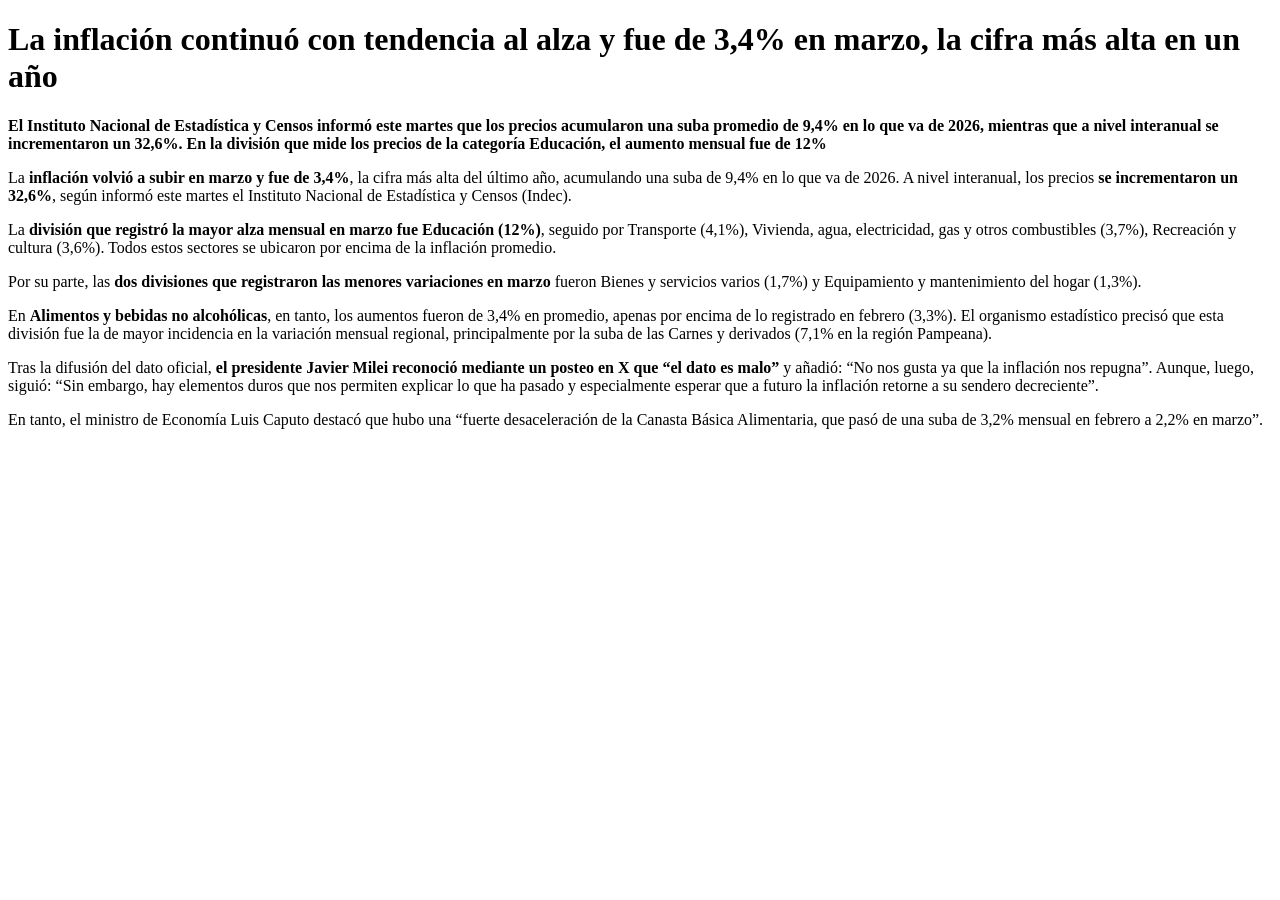
<file: actividad02/index.html>
<!doctype html>
<html lang="en">
  <head>
    <meta charset="UTF-8" />
    <meta name="viewport" content="width=device-width, initial-scale=1.0" />
    <title>Actividad clase 2 - Estructura html de una noticia</title>
  </head>
  <body>
    <header>
      <h1>La inflación continuó con tendencia al alza y fue de 3,4% en marzo, la cifra más alta en un año</h1>
      <p><strong>El Instituto Nacional de Estadística y Censos informó este martes que los precios acumularon una suba promedio de 9,4% en lo que va de 2026, mientras que a nivel interanual se incrementaron un 32,6%. En la división que mide los precios de la categoría Educación, el aumento mensual fue de 12%</strong></p>
    </header>
    <main>
      <section class="notice">
        <article>
          <p>La <strong>inflación volvió a subir en marzo y fue de 3,4%</strong>, la cifra más alta del último año, acumulando una suba de 9,4% en lo que va de 2026. A nivel interanual, los precios <strong>se incrementaron un 32,6%</strong>, según informó este martes el Instituto Nacional de Estadística y Censos (Indec).</p>          <p>La <strong>división que registró la mayor alza mensual en marzo fue Educación (12%)</strong>, seguido por Transporte (4,1%), Vivienda, agua, electricidad, gas y otros combustibles (3,7%), Recreación y cultura (3,6%). Todos estos sectores se ubicaron por encima de la inflación promedio.</p>
          <p>Por su parte, las <strong>dos divisiones que registraron las menores variaciones en marzo</strong> fueron Bienes y servicios varios (1,7%) y Equipamiento y mantenimiento del hogar (1,3%).</p>
          <p>En <strong>Alimentos y bebidas no alcohólicas</strong>, en tanto, los aumentos fueron de 3,4% en promedio, apenas por encima de lo registrado en febrero (3,3%). El organismo estadístico precisó que esta división fue la de mayor incidencia en la variación mensual regional, principalmente por la suba de las Carnes y derivados (7,1% en la región Pampeana).</p>
          <p>Tras la difusión del dato oficial, <strong>el presidente Javier Milei reconoció mediante un posteo en X que “el dato es malo”</strong> y añadió: “No nos gusta ya que la inflación nos repugna”. Aunque, luego, siguió: “Sin embargo, hay elementos duros que nos permiten explicar lo que ha pasado y especialmente esperar que a futuro la inflación retorne a su sendero decreciente”.</p>
          <p>En tanto, el ministro de Economía Luis Caputo destacó que hubo una “fuerte desaceleración de la Canasta Básica Alimentaria, que pasó de una suba de 3,2% mensual en febrero a 2,2% en marzo”.</p>
        </article>
      </section>
    </main>
  </body>
</html>
</file>
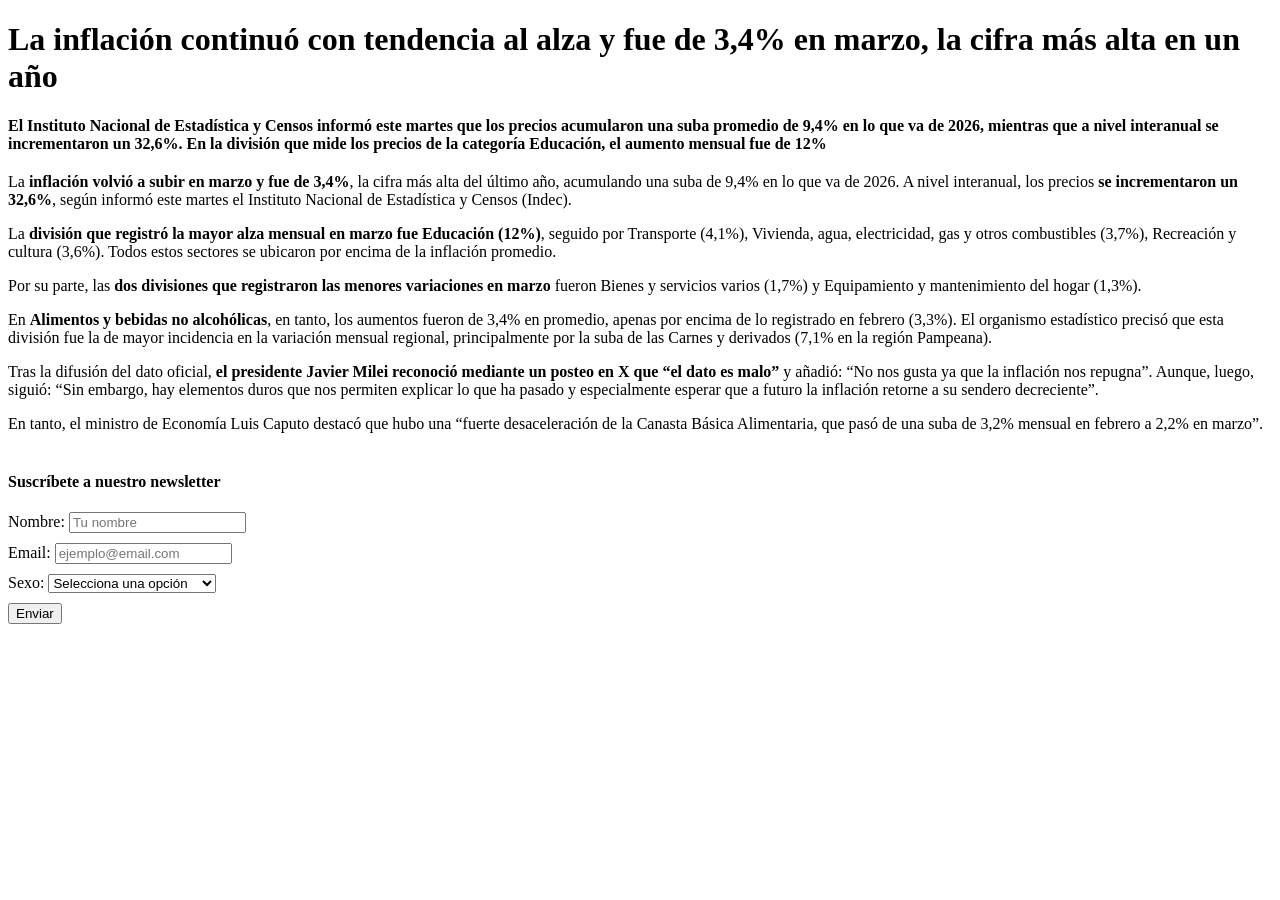
<file: actividad03/index.html>
<!doctype html>
<html lang="en">
  <head>
    <meta charset="UTF-8" />
    <meta name="viewport" content="width=device-width, initial-scale=1.0" />
    <title>Actividad clase 2 - Estructura html de una noticia</title>
    <link rel="stylesheet" href="style.css">
  </head>
  <body>
    <header>
      <h1>La inflación continuó con tendencia al alza y fue de 3,4% en marzo, la cifra más alta en un año</h1>
      <p><strong>El Instituto Nacional de Estadística y Censos informó este martes que los precios acumularon una suba promedio de 9,4% en lo que va de 2026, mientras que a nivel interanual se incrementaron un 32,6%. En la división que mide los precios de la categoría Educación, el aumento mensual fue de 12%</strong></p>
    </header>
    <main>
      <section class="notice">
        <article>
          <p>La <strong>inflación volvió a subir en marzo y fue de 3,4%</strong>, la cifra más alta del último año, acumulando una suba de 9,4% en lo que va de 2026. A nivel interanual, los precios <strong>se incrementaron un 32,6%</strong>, según informó este martes el Instituto Nacional de Estadística y Censos (Indec).</p>          <p>La <strong>división que registró la mayor alza mensual en marzo fue Educación (12%)</strong>, seguido por Transporte (4,1%), Vivienda, agua, electricidad, gas y otros combustibles (3,7%), Recreación y cultura (3,6%). Todos estos sectores se ubicaron por encima de la inflación promedio.</p>
          <p>Por su parte, las <strong>dos divisiones que registraron las menores variaciones en marzo</strong> fueron Bienes y servicios varios (1,7%) y Equipamiento y mantenimiento del hogar (1,3%).</p>
          <p>En <strong>Alimentos y bebidas no alcohólicas</strong>, en tanto, los aumentos fueron de 3,4% en promedio, apenas por encima de lo registrado en febrero (3,3%). El organismo estadístico precisó que esta división fue la de mayor incidencia en la variación mensual regional, principalmente por la suba de las Carnes y derivados (7,1% en la región Pampeana).</p>
          <p>Tras la difusión del dato oficial, <strong>el presidente Javier Milei reconoció mediante un posteo en X que “el dato es malo”</strong> y añadió: “No nos gusta ya que la inflación nos repugna”. Aunque, luego, siguió: “Sin embargo, hay elementos duros que nos permiten explicar lo que ha pasado y especialmente esperar que a futuro la inflación retorne a su sendero decreciente”.</p>
          <p>En tanto, el ministro de Economía Luis Caputo destacó que hubo una “fuerte desaceleración de la Canasta Básica Alimentaria, que pasó de una suba de 3,2% mensual en febrero a 2,2% en marzo”.</p>
        </article>
      </section>
      <section class="newsletter">
        <h4>Suscríbete a nuestro newsletter</h4>
        <form action="#">
          <div class="boxes">
            <label for="nombre">Nombre:</label>
            <input type="text" id="nombre" name="nombre" placeholder="Tu nombre" required>
          </div>
          <div class="boxes">
            <label for="email">Email:</label>
            <input type="email" id="email" name="email" placeholder="ejemplo@email.com" required>
          </div>
          <div class="boxes">
            <label for="sexo">Sexo:</label>
            <select name="sexo" id="sexo">
              <option value="" disabled selected>Selecciona una opción</option>
              <option value="hombre">Hombre</option>
              <option value="mujer">Mujer</option>
              <option value="otro">Otro / Prefiero no decirlo</option>
            </select>
          </div>
          <button class="button">Enviar</button>
        </form>
      </section>
    </main>
  </body>
</html>
</file>
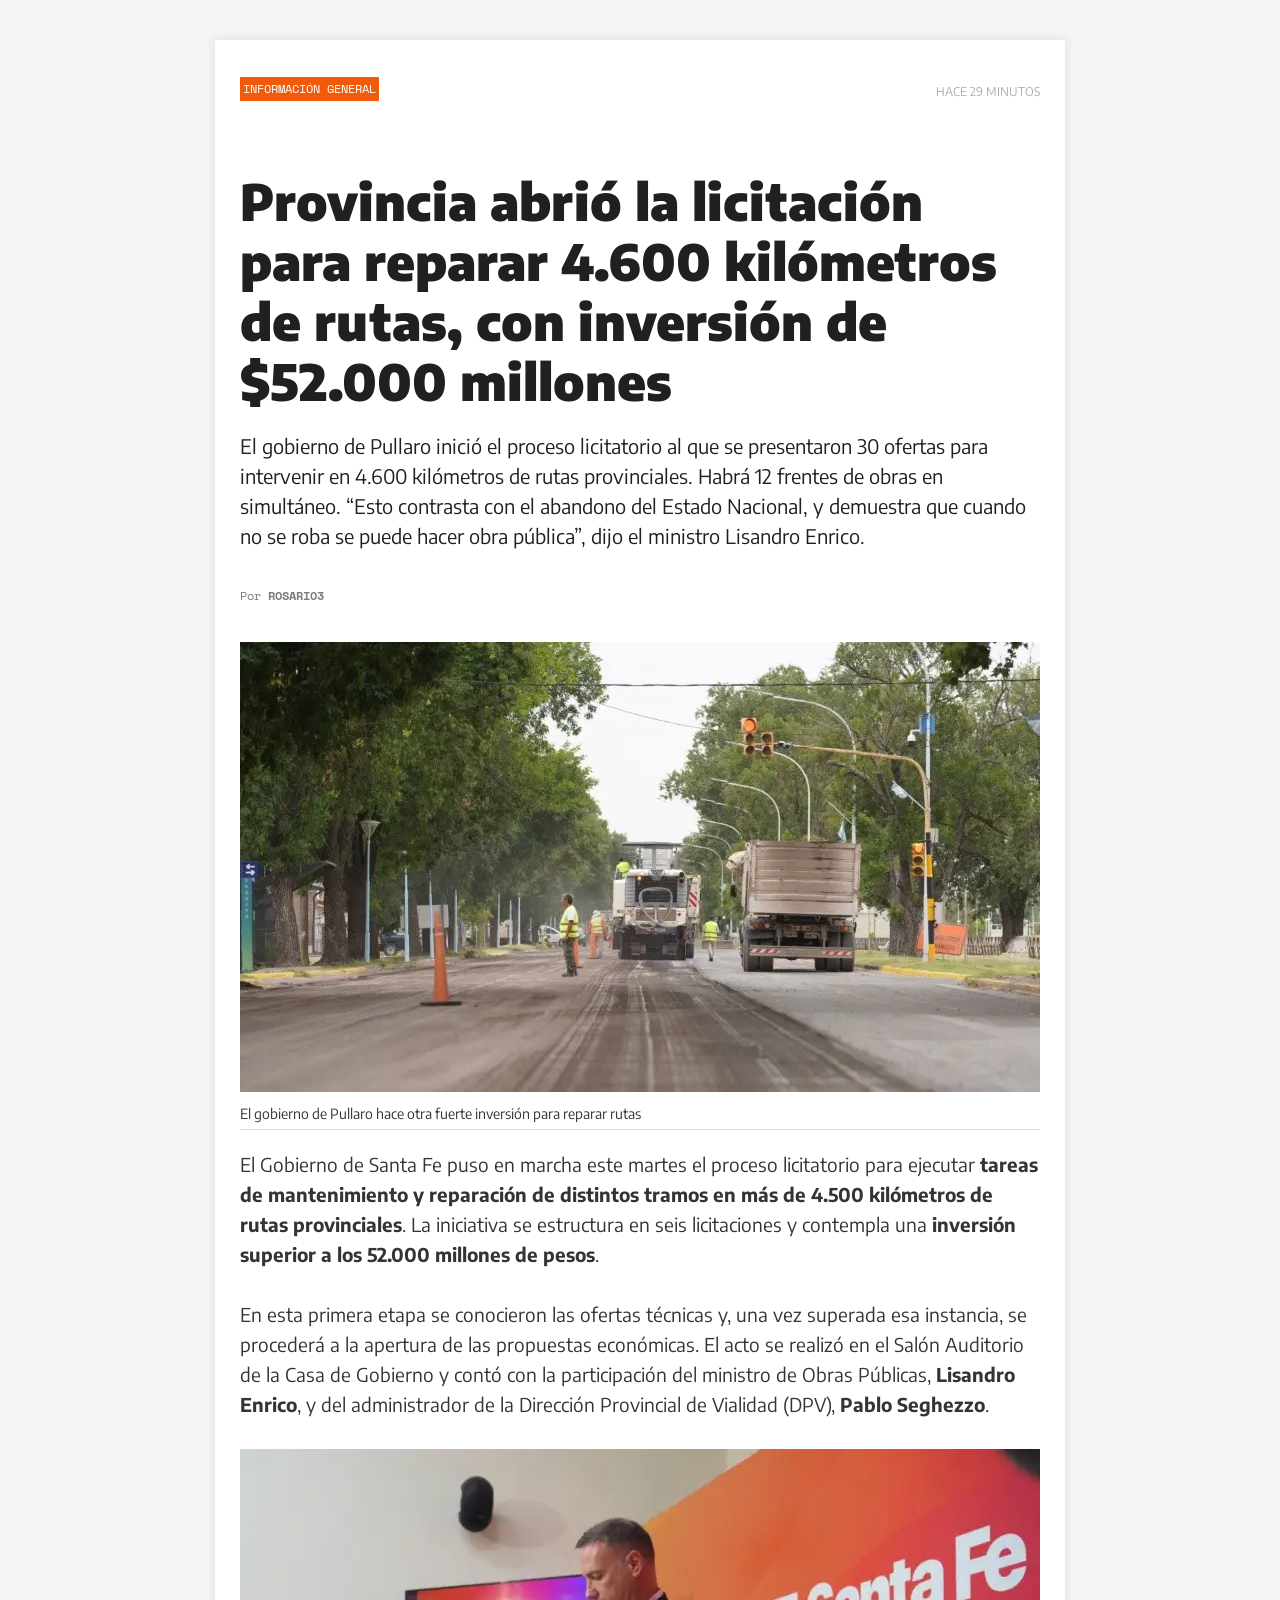
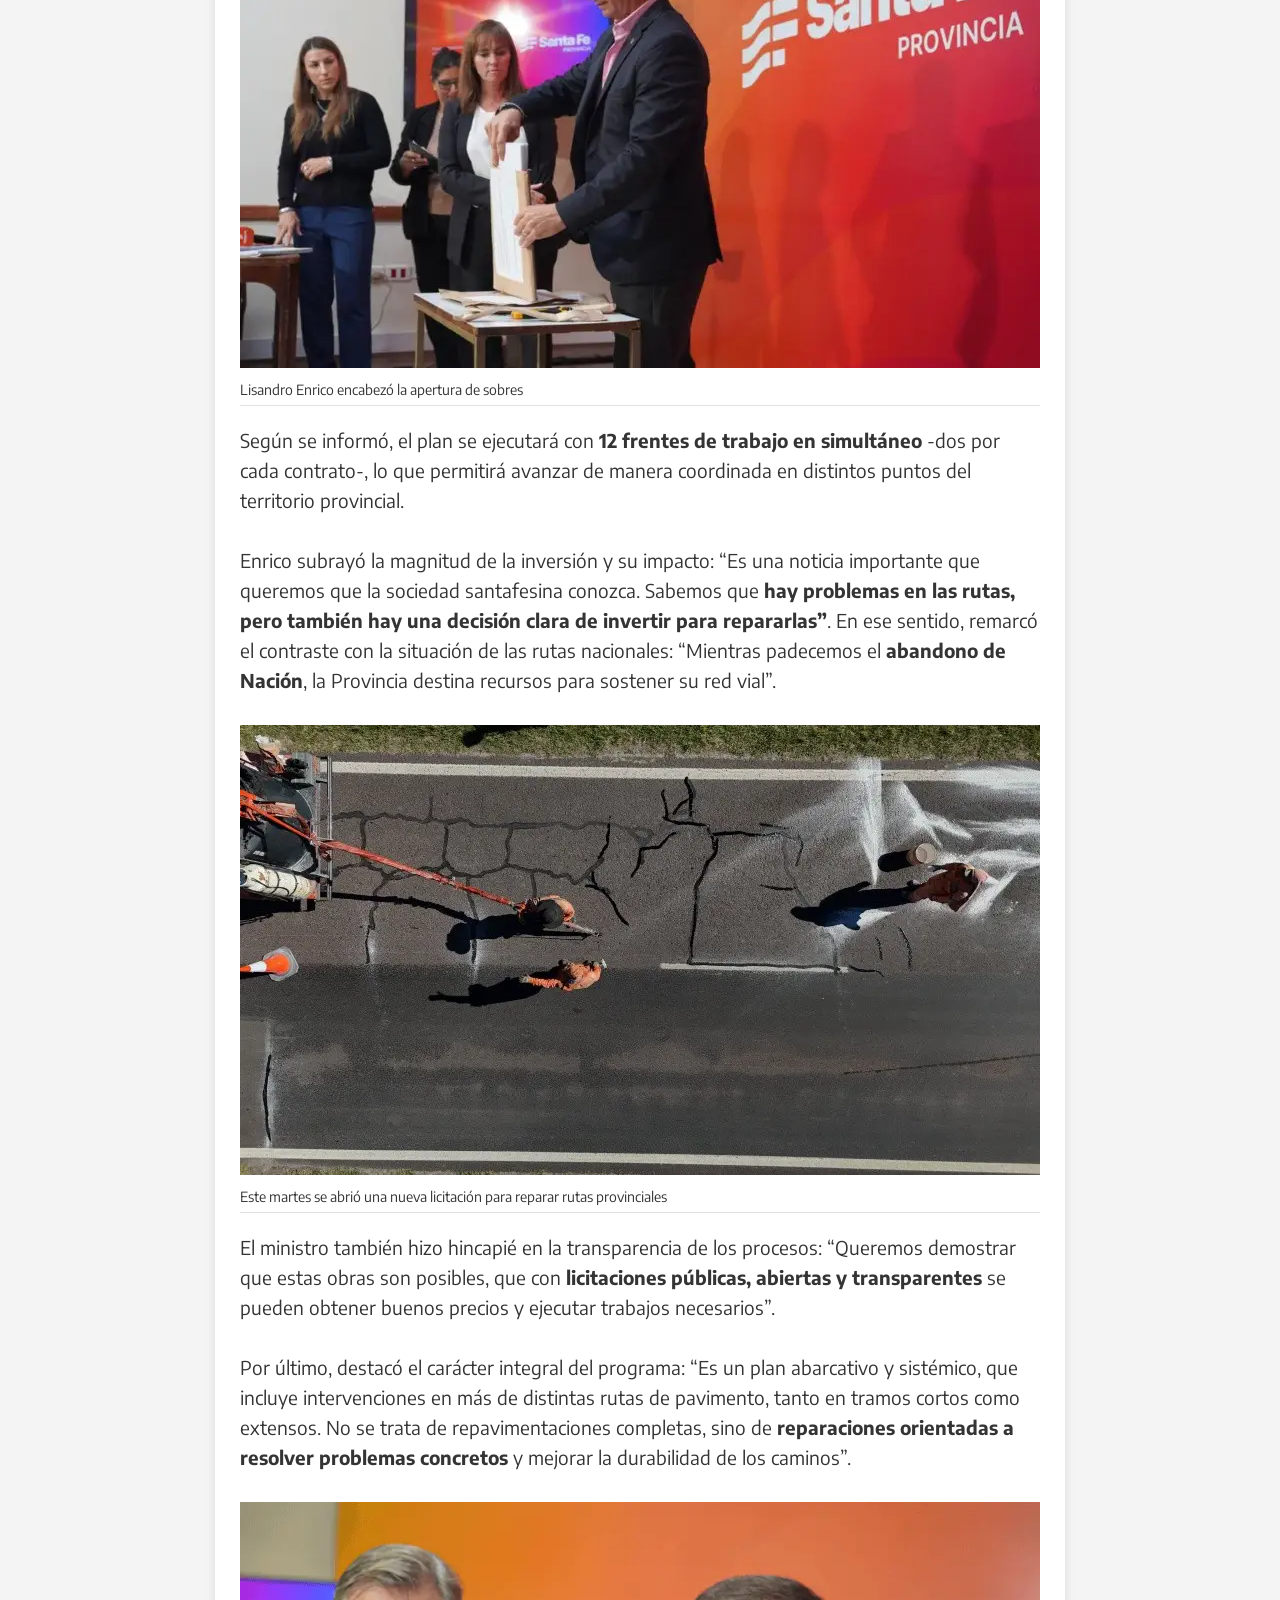
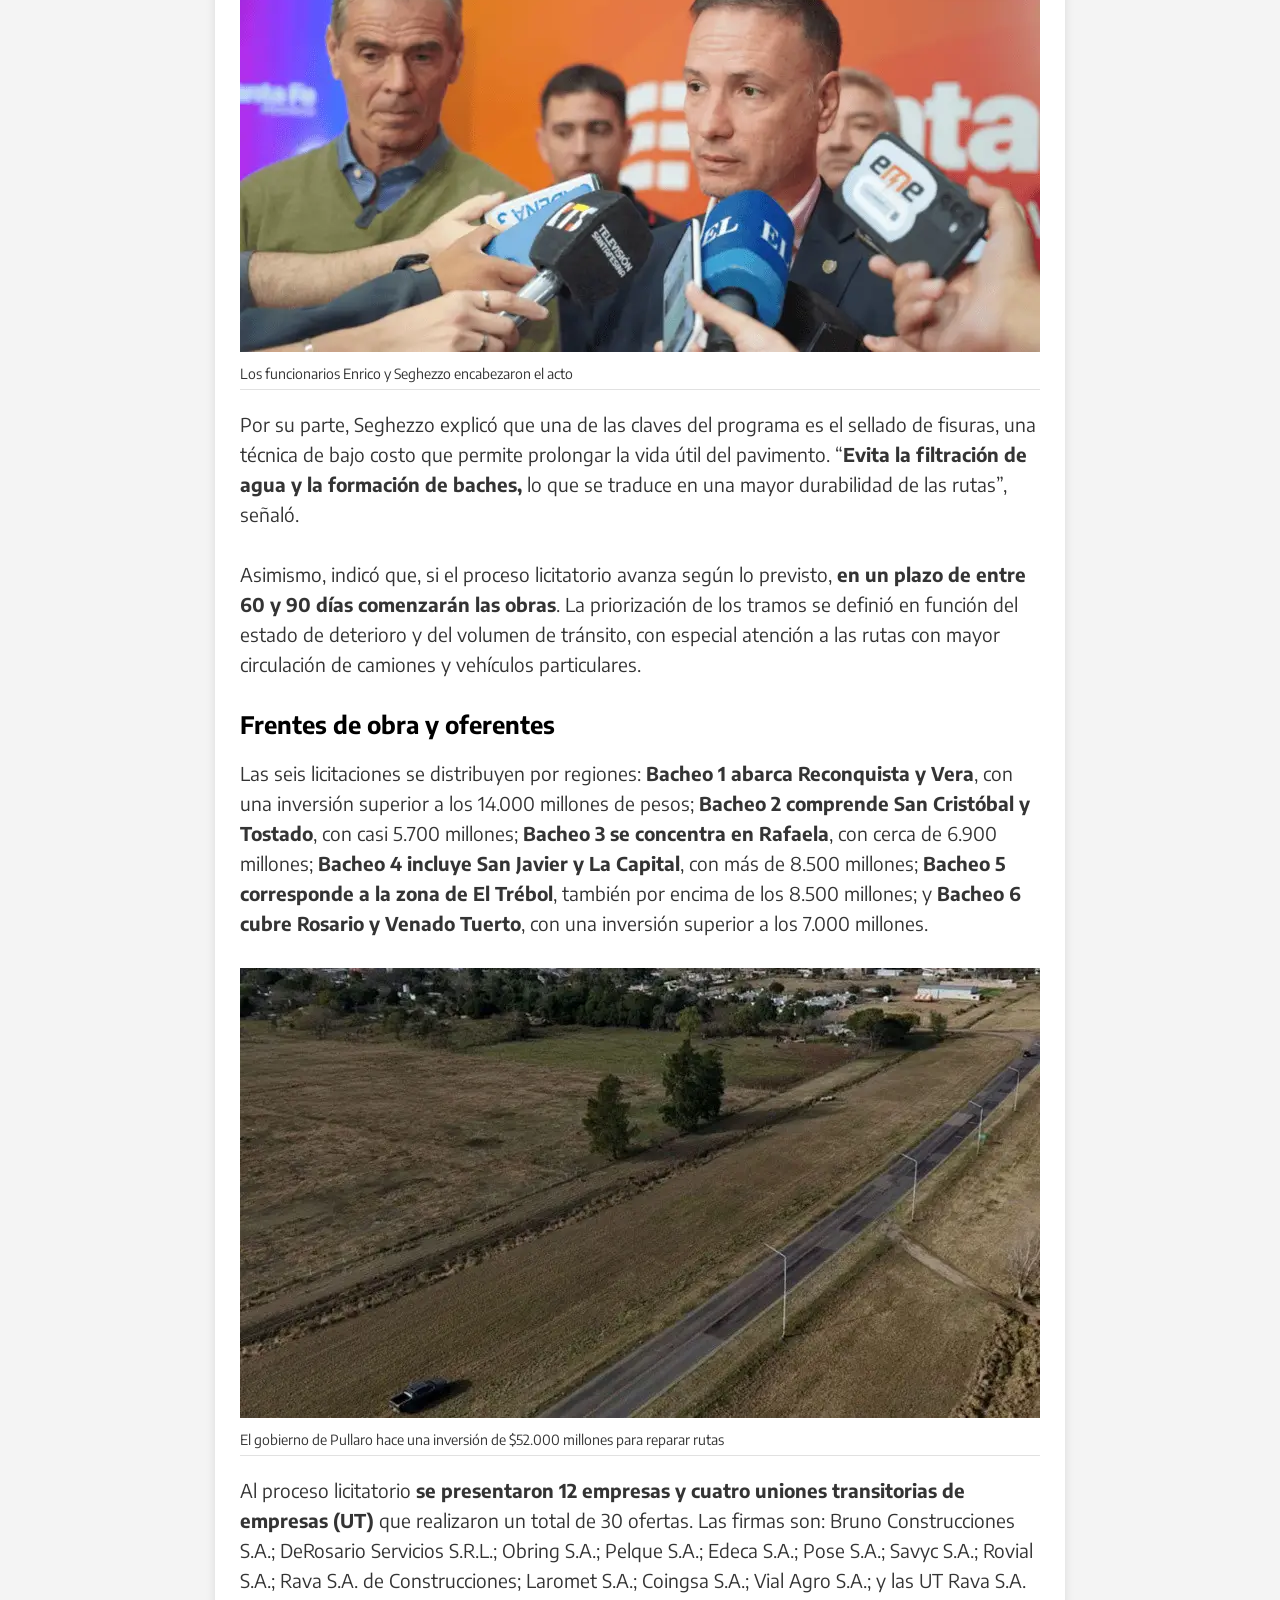
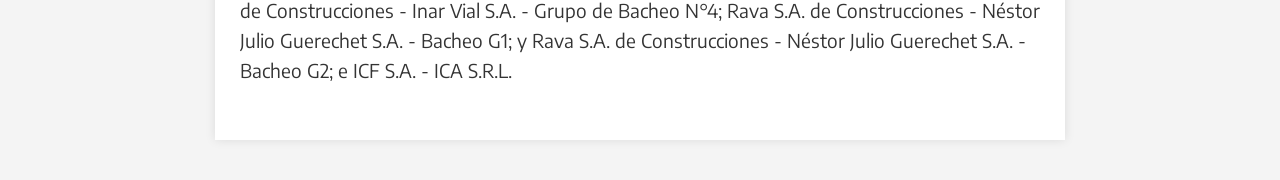
<file: actividad04/index.html>
<!DOCTYPE html>
<html lang="es">
    <head>
        <meta charset="UTF-8">
        <meta name="viewport" content="width=device-width, initial-scale=1.0" />
        <title>Actividad Nro 4 - Noticia</title>
        <link rel="stylesheet" href="assets/css/style.css">
        <link href="https://fonts.googleapis.com/css2?family=Space+Mono&display=swap" rel="stylesheet">
        <link href="https://fonts.googleapis.com/css2?family=Encode+Sans:wght@100..900&display=swap" rel="stylesheet">
    </head>
    <body>
        <div class="container">
            <header>
                <div class="subtitle-container">
                    <p class="subtitle-left">Información General</p>
                    <p class="subtitle-right">Hace 29 minutos</p>
                </div>
                <h1>Provincia abrió la licitación para reparar 4.600 kilómetros de rutas, con inversión de $52.000 millones</h1>
            </header>
            <main>
                <section>
                    <article>
                        <p class="first-text">El gobierno de Pullaro inició el proceso licitatorio al que se presentaron 30 ofertas para intervenir en 4.600 kilómetros de rutas provinciales. Habrá 12 frentes de obras en simultáneo. “Esto contrasta con el abandono del Estado Nacional, y demuestra que cuando no se roba se puede hacer obra pública”, dijo el ministro Lisandro Enrico.</p>

                        <div class="author">
                            <span>Por <span class="author-strong">rosario3</span></span>
                        </div>

                        <div class="image-container">
                            <img class="image" src="assets/images/img1.webp" alt="El gobierno de Pullaro hace otra fuerte inversión para reparar rutas">
                        </div>

                        <span class="gallery-caption">
                            <span class="foto-desc">El gobierno de Pullaro hace otra fuerte inversión para reparar rutas</span>
                        </span>

                        <p>El Gobierno de Santa Fe puso en marcha este martes el proceso licitatorio para ejecutar <strong>tareas de mantenimiento y reparación de distintos tramos en más de 4.500 kilómetros de rutas provinciales</strong>. La iniciativa se estructura en seis licitaciones y contempla una <strong>inversión superior a los 52.000 millones de pesos</strong>.</p>

                        <p>En esta primera etapa se conocieron las ofertas técnicas y, una vez superada esa instancia, se procederá a la apertura de las propuestas económicas. El acto se realizó en el Salón Auditorio de la Casa de Gobierno y contó con la participación del ministro de Obras Públicas, <strong>Lisandro Enrico</strong>, y del administrador de la Dirección Provincial de Vialidad (DPV), <strong>Pablo Seghezzo</strong>.</p>

                        <div class="image-container">
                            <img class="image" src="assets/images/img2.webp" alt="El gobierno de Pullaro hace otra fuerte inversión para reparar rutas">
                        </div>

                        <span class="gallery-caption">
                            <span class="foto-desc">Lisandro Enrico encabezó la apertura de sobres</span>
                        </span>

                        <p>Según se informó, el plan se ejecutará con <strong>12 frentes de trabajo en simultáneo</strong> -dos por cada contrato-, lo que permitirá avanzar de manera coordinada en distintos puntos del territorio provincial.</p>
                        
                        <p>Enrico subrayó la magnitud de la inversión y su impacto: “Es una noticia importante que queremos que la sociedad santafesina conozca. Sabemos que <strong>hay problemas en las rutas, pero también hay una decisión clara de invertir para repararlas”</strong>. En ese sentido, remarcó el contraste con la situación de las rutas nacionales: “Mientras padecemos el <strong>abandono de Nación</strong>, la Provincia destina recursos para sostener su red vial”.</p>
                        
                        <div class="image-container">
                            <img class="image" src="assets/images/img3.webp" alt="El gobierno de Pullaro hace otra fuerte inversión para reparar rutas">
                        </div>

                        <span class="gallery-caption">
                            <span class="foto-desc">Este martes se abrió una nueva licitación para reparar rutas provinciales</span>
                        </span>

                        <p>El ministro también hizo hincapié en la transparencia de los procesos: “Queremos demostrar que estas obras son posibles, que con <strong>licitaciones públicas, abiertas y transparentes</strong> se pueden obtener buenos precios y ejecutar trabajos necesarios”.</p>

                        <p>Por último, destacó el carácter integral del programa: “Es un plan abarcativo y sistémico, que incluye intervenciones en más de distintas rutas de pavimento, tanto en tramos cortos como extensos. No se trata de repavimentaciones completas, sino de <strong>reparaciones orientadas a resolver problemas concretos</strong> y mejorar la durabilidad de los caminos”.</p>

                        <div class="image-container">
                            <img class="image" src="assets/images/img4.webp" alt="El gobierno de Pullaro hace otra fuerte inversión para reparar rutas">
                        </div>

                        <span class="gallery-caption">
                            <span class="foto-desc">Los funcionarios Enrico y Seghezzo encabezaron el acto</span>
                        </span>

                        <p>Por su parte, Seghezzo explicó que una de las claves del programa es el sellado de fisuras, una técnica de bajo costo que permite prolongar la vida útil del pavimento. “<strong>Evita la filtración de agua y la formación de baches,</strong> lo que se traduce en una mayor durabilidad de las rutas”, señaló.</p>

                        <p>Asimismo, indicó que, si el proceso licitatorio avanza según lo previsto, <strong>en un plazo de entre 60 y 90 días comenzarán las obras</strong>. La priorización de los tramos se definió en función del estado de deterioro y del volumen de tránsito, con especial atención a las rutas con mayor circulación de camiones y vehículos particulares.</p>

                        <h2>Frentes de obra y oferentes</h2>
                        <p>Las seis licitaciones se distribuyen por regiones: <strong>Bacheo 1 abarca Reconquista y Vera</strong>, con una inversión superior a los 14.000 millones de pesos; <strong>Bacheo 2 comprende San Cristóbal y Tostado</strong>, con casi 5.700 millones; <strong>Bacheo 3 se concentra en Rafaela</strong>, con cerca de 6.900 millones; <strong>Bacheo 4 incluye San Javier y La Capital</strong>, con más de 8.500 millones; <strong>Bacheo 5 corresponde a la zona de El Trébol</strong>, también por encima de los 8.500 millones; y <strong>Bacheo 6 cubre Rosario y Venado Tuerto</strong>, con una inversión superior a los 7.000 millones.</p>

                        <div class="image-container">
                            <img class="image" src="assets/images/img5.webp" alt="El gobierno de Pullaro hace otra fuerte inversión para reparar rutas">
                        </div>

                        <span class="gallery-caption">
                            <span class="foto-desc">El gobierno de Pullaro hace una inversión de $52.000 millones para reparar rutas</span>
                        </span>
                        
                        <p>Al proceso licitatorio <strong>se presentaron 12 empresas y cuatro uniones transitorias de empresas (UT)</strong> que realizaron un total de 30 ofertas. Las firmas son: Bruno Construcciones S.A.; DeRosario Servicios S.R.L.; Obring S.A.; Pelque S.A.; Edeca S.A.; Pose S.A.; Savyc S.A.; Rovial S.A.; Rava S.A. de Construcciones; Laromet S.A.; Coingsa S.A.; Vial Agro S.A.; y las UT Rava S.A. de Construcciones - Inar Vial S.A. - Grupo de Bacheo N°4; Rava S.A. de Construcciones - Néstor Julio Guerechet S.A. - Bacheo G1; y Rava S.A. de Construcciones - Néstor Julio Guerechet S.A. - Bacheo G2; e ICF S.A. - ICA S.R.L.</p>
                    </article>
                </section>
            </main>
        </div>
    </body>
</html>
</file>
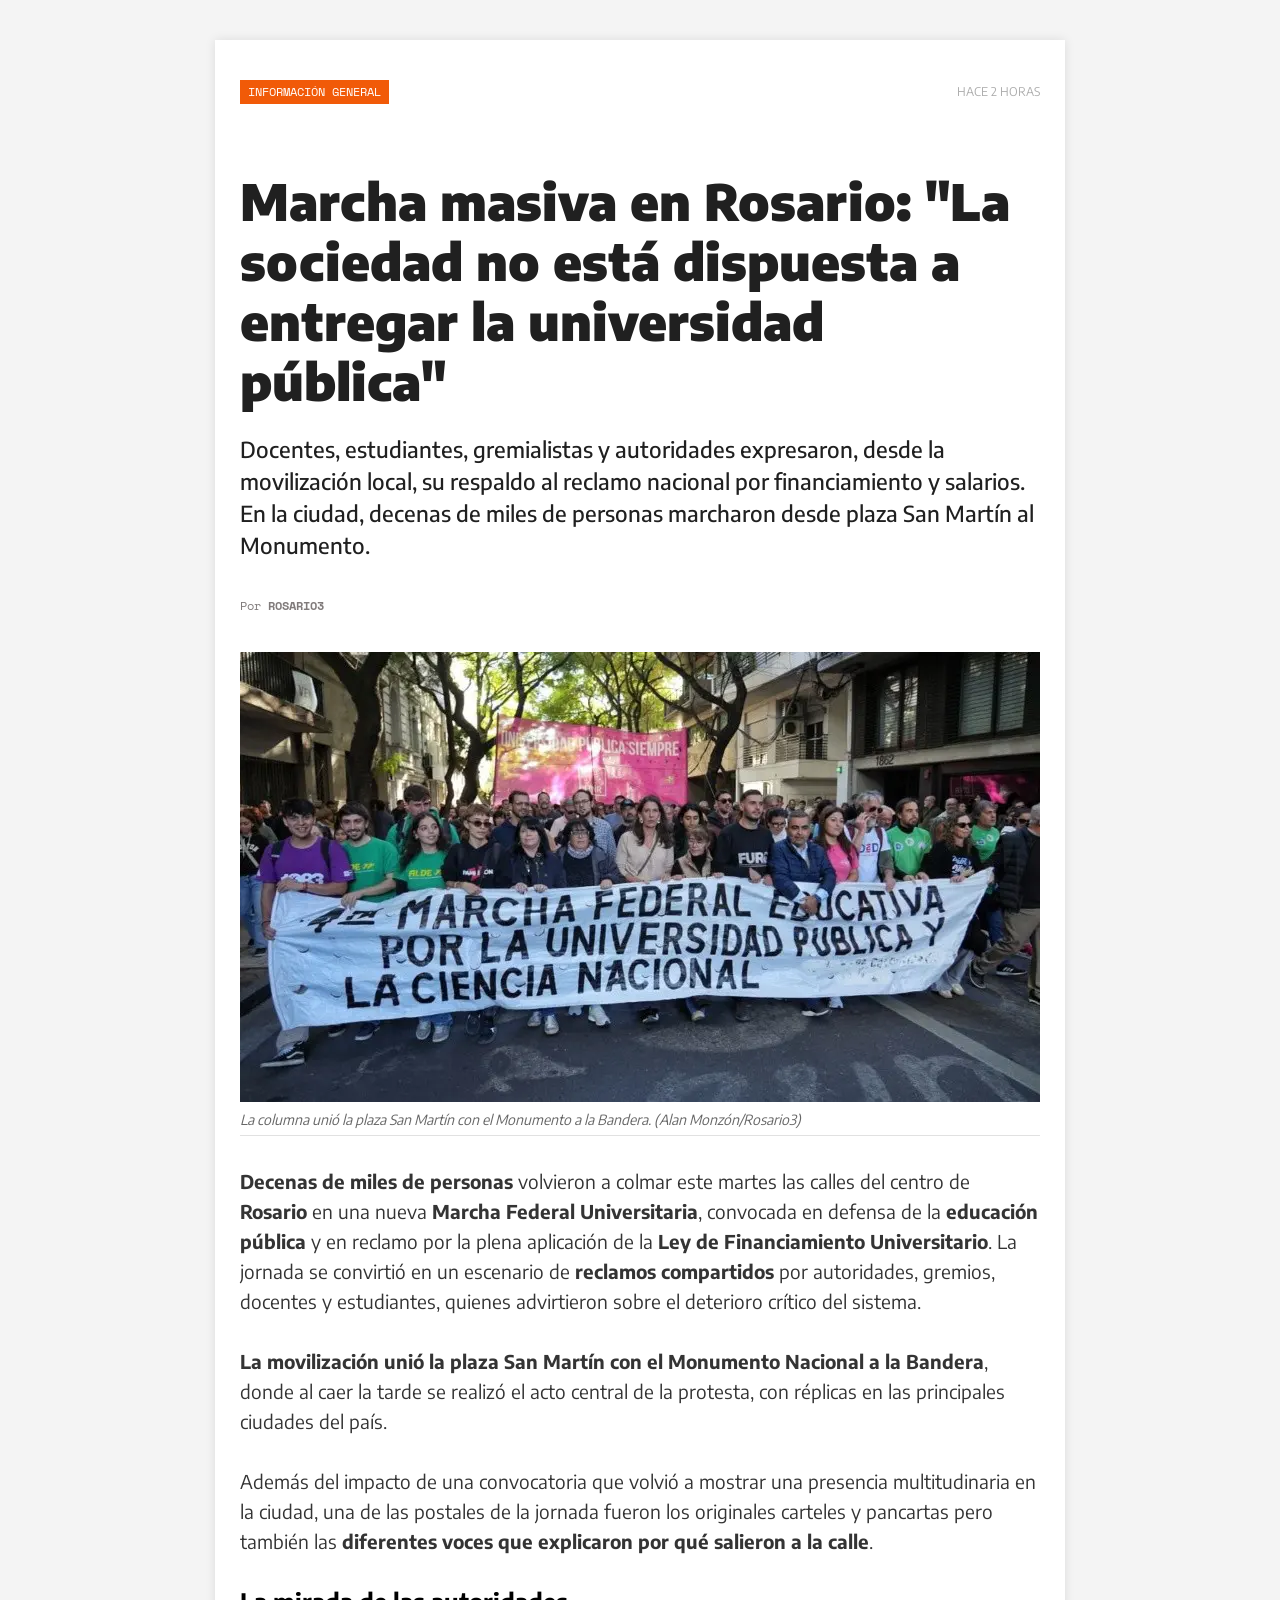
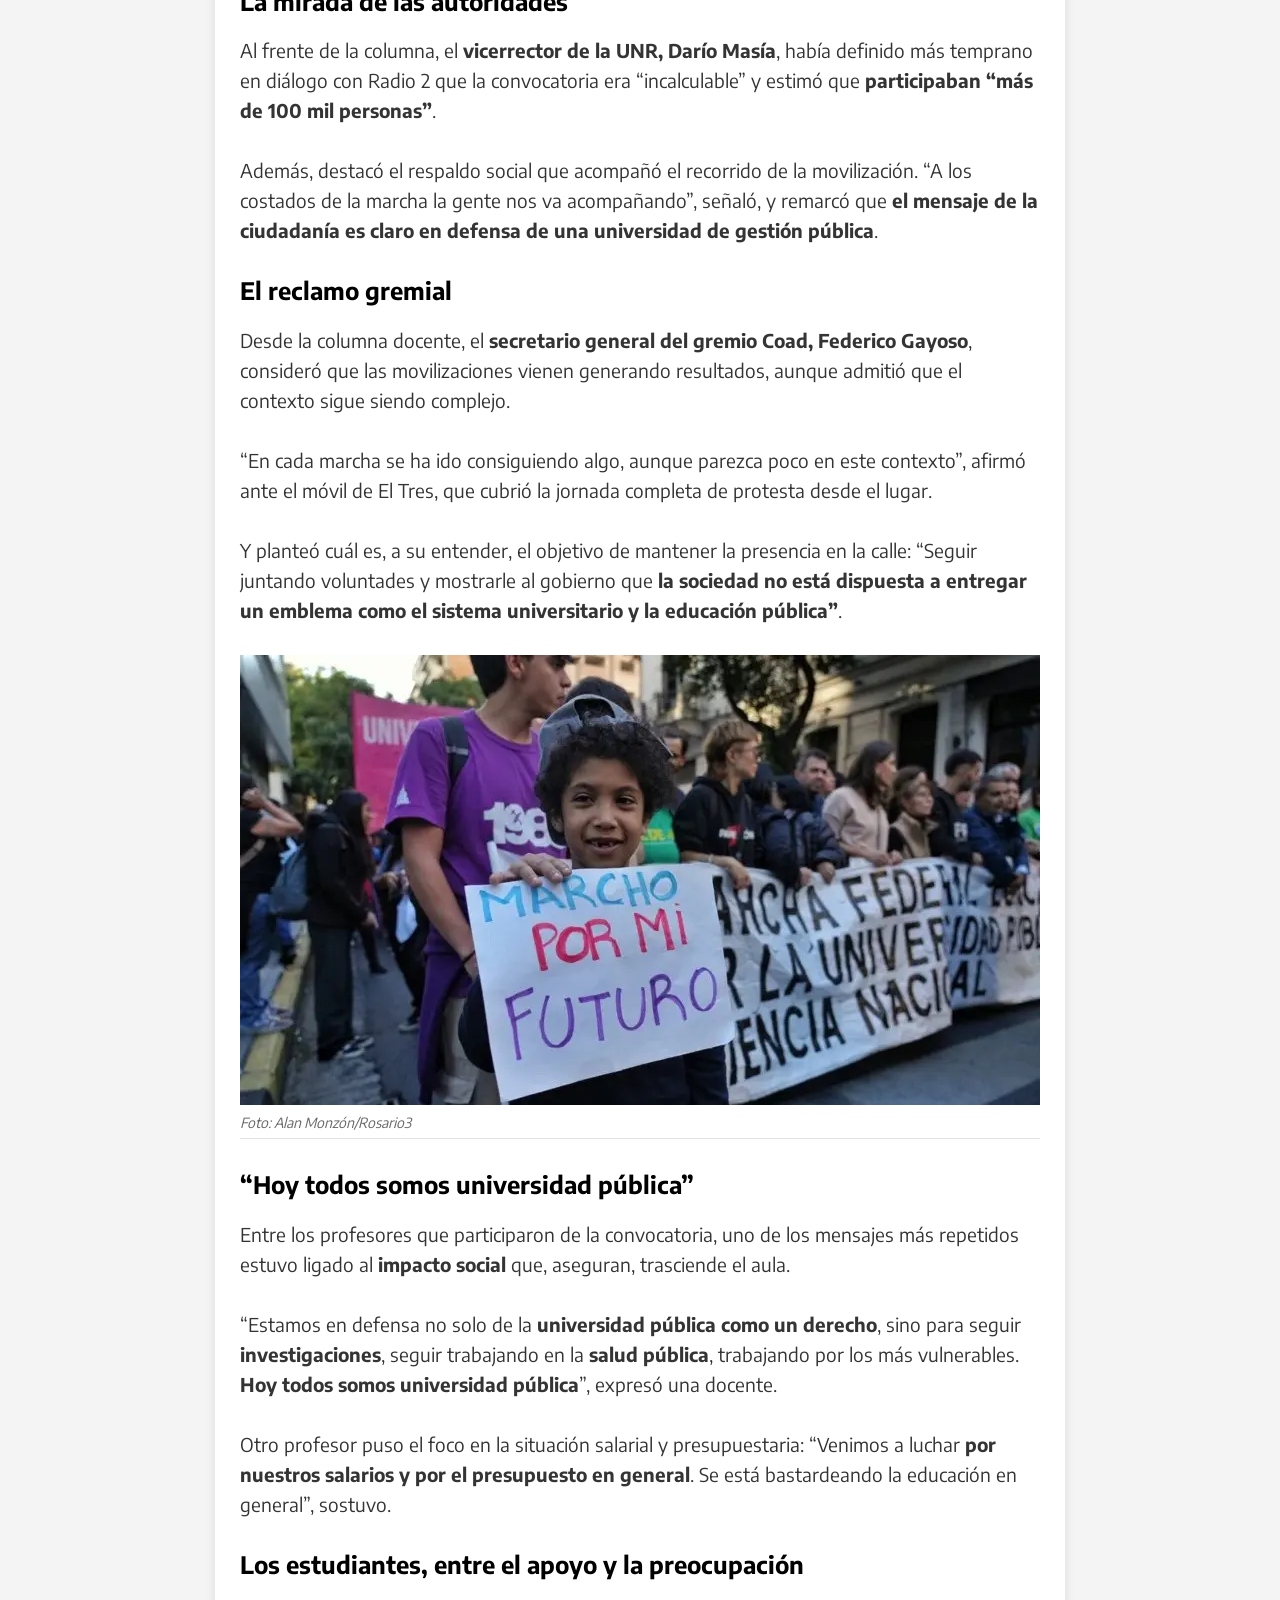
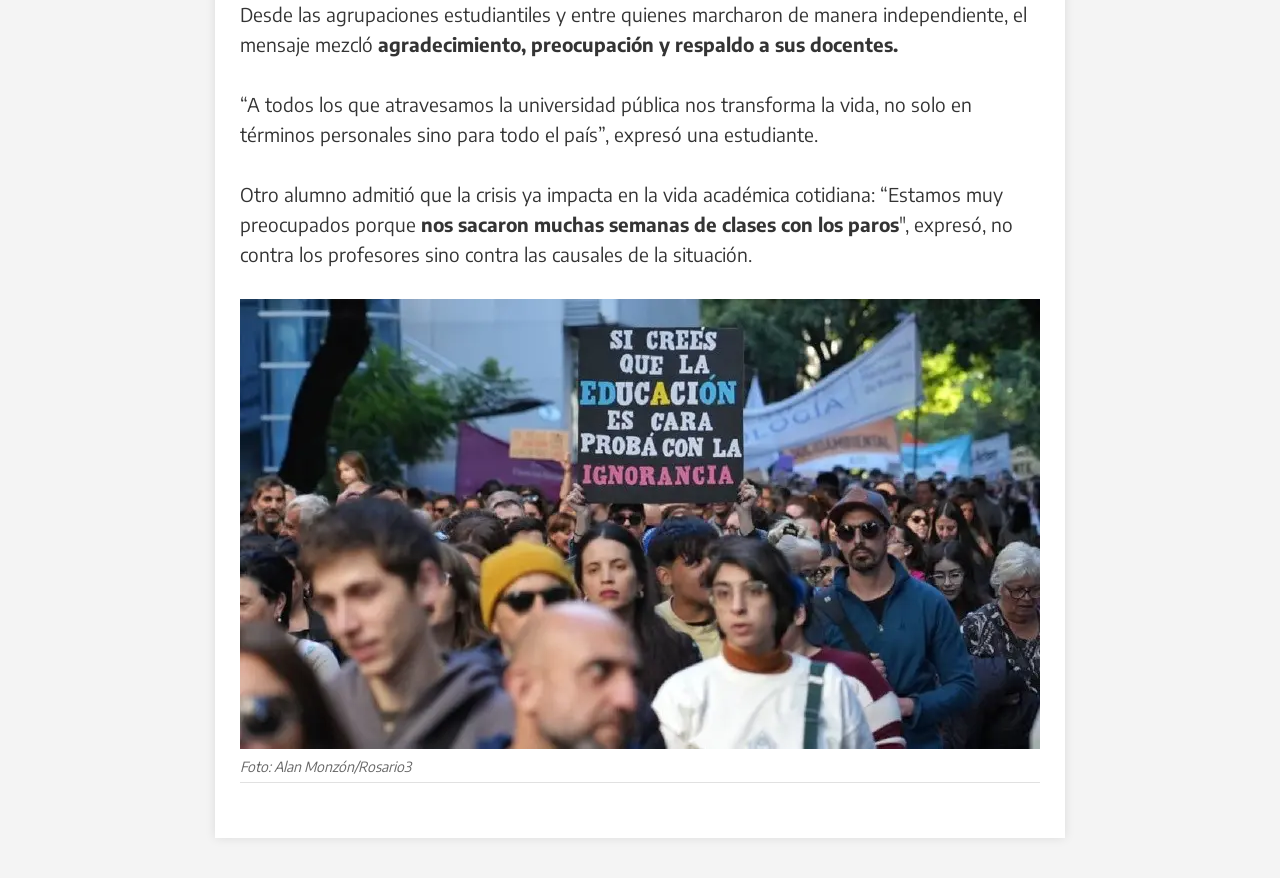
<file: actividad05/index.html>
<!DOCTYPE html>
<html lang="es">
<head>
    <meta charset="UTF-8">
    <meta name="viewport" content="width=device-width, initial-scale=1.0" />
    <title>Actividad Nro 5 - Marcha Universitaria</title>
    <link rel="stylesheet" href="assets/css/style.css">
    <link href="https://fonts.googleapis.com/css2?family=Space+Mono&display=swap" rel="stylesheet">
    <link href="https://fonts.googleapis.com/css2?family=Encode+Sans:wght@100..900&display=swap" rel="stylesheet">
</head>
<body>
    <div class="container">
        <header>
            <div class="subtitle-container">
                <p class="subtitle-left">Información General</p>
                <p class="subtitle-right">Hace 2 horas</p>
            </div>
            <h1>Marcha masiva en Rosario: "La sociedad no está dispuesta a entregar la universidad pública"</h1>
        </header>
        <main>
            <section>
                <article>
                    <p class="first-text">Docentes, estudiantes, gremialistas y autoridades expresaron, desde la movilización local, su respaldo al reclamo nacional por financiamiento y salarios. En la ciudad, decenas de miles de personas marcharon desde plaza San Martín al Monumento.</p>

                    <div class="author">
                        <span>Por <span class="author-strong">rosario3</span></span>
                    </div>

                    <div class="image-container">
                        <img class="image" src="assets/images/marcha1.webp" alt="Masiva convocatoria en Rosario por la Universidad Pública">
                    </div>

                    <span class="gallery-caption">
                        <span class="foto-desc">La columna unió la plaza San Martín con el Monumento a la Bandera. (Alan Monzón/Rosario3)</span>
                    </span>

                    <p><strong>Decenas de miles de personas</strong> volvieron a colmar este martes las calles del centro de <strong>Rosario</strong> en una nueva <strong>Marcha Federal Universitaria</strong>, convocada en defensa de la <strong>educación pública</strong> y en reclamo por la plena aplicación de la <strong>Ley de Financiamiento Universitario</strong>. La jornada se convirtió en un escenario de <strong>reclamos compartidos</strong> por autoridades, gremios, docentes y estudiantes, quienes advirtieron sobre el deterioro crítico del sistema.</p>

                    <p><strong>La movilización unió la plaza San Martín con el Monumento Nacional a la Bandera</strong>, donde al caer la tarde se realizó el acto central de la protesta, con réplicas en las principales ciudades del país.</p>

                    <p>Además del impacto de una convocatoria que volvió a mostrar una presencia multitudinaria en la ciudad, una de las postales de la jornada fueron los originales carteles y pancartas pero también las <strong>diferentes voces que explicaron por qué salieron a la calle</strong>.</p>
                    
                    <h2>La mirada de las autoridades</h2>
                    
                    <p>Al frente de la columna, el <strong>vicerrector de la UNR, Darío Masía</strong>, había definido más temprano en diálogo con Radio 2 que la convocatoria era “incalculable” y estimó que <strong>participaban “más de 100 mil personas”</strong>.</p>
                    
                    <p>Además, destacó el respaldo social que acompañó el recorrido de la movilización. “A los costados de la marcha la gente nos va acompañando”, señaló, y remarcó que <strong>el mensaje de la ciudadanía es claro en defensa de una universidad de gestión pública</strong>.</p>
                    
                    <h2>El reclamo gremial</h2>

                    <p>Desde la columna docente, el <strong>secretario general del gremio Coad, Federico Gayoso</strong>, consideró que las movilizaciones vienen generando resultados, aunque admitió que el contexto sigue siendo complejo.</p>
                    
                    <p>“En cada marcha se ha ido consiguiendo algo, aunque parezca poco en este contexto”, afirmó ante el móvil de El Tres, que cubrió la jornada completa de protesta desde el lugar.</p>

                    <p>Y planteó cuál es, a su entender, el objetivo de mantener la presencia en la calle: “Seguir juntando voluntades y mostrarle al gobierno que <strong>la sociedad no está dispuesta a entregar un emblema como el sistema universitario y la educación pública”</strong>.</p>
                    
                    <div class="image-container">
                        <img class="image" src="assets/images/marcha2.webp" alt="Estudiantes en el Monumento">
                    </div>

                    <span class="gallery-caption">
                        <span class="foto-desc">Foto: Alan Monzón/Rosario3</span>
                    </span>

                    <h2>“Hoy todos somos universidad pública”</h2>

                    <p>Entre los profesores que participaron de la convocatoria, uno de los mensajes más repetidos estuvo ligado al <strong>impacto social</strong> que, aseguran, trasciende el aula.</p>

                    <p>“Estamos en defensa no solo de la <strong>universidad pública como un derecho</strong>, sino para seguir <strong>investigaciones</strong>, seguir trabajando en la <strong>salud pública</strong>, trabajando por los más vulnerables. <strong>Hoy todos somos universidad pública</strong>”, expresó una docente.</p>

                    <p>Otro profesor puso el foco en la situación salarial y presupuestaria: “Venimos a luchar <strong>por nuestros salarios y por el presupuesto en general</strong>. Se está bastardeando la educación en general”, sostuvo.</p>

                    <h2>Los estudiantes, entre el apoyo y la preocupación </h2>

                    <p>Desde las agrupaciones estudiantiles y entre quienes marcharon de manera independiente, el mensaje mezcló <strong>agradecimiento, preocupación y respaldo a sus docentes.</strong></p>
                    <p>“A todos los que atravesamos la universidad pública nos transforma la vida, no solo en términos personales sino para todo el país”, expresó una estudiante.</p>

                    <p>Otro alumno admitió que la crisis ya impacta en la vida académica cotidiana: “Estamos muy preocupados porque <strong>nos sacaron muchas semanas de clases con los paros</strong>", expresó, no contra los profesores sino contra las causales de la situación.</p>

                    <div class="image-container">
                        <img class="image" src="assets/images/marcha3.webp" alt="Estudiantes juntos">
                    </div>

                    <span class="gallery-caption">
                        <span class="foto-desc">Foto: Alan Monzón/Rosario3</span>
                    </span>

                </article>
            </section>
        </main>
    </div>
</body>
</html>
</file>
<file: actividad03/style.css>
.notice {
    margin-top: 20px;
}

.newsletter {
    margin-top: 40px;
}

.boxes {
    margin-top: 10px;
    margin-button: 10px;
}

.button {
    margin-top: 10px;
    margin-button: 10px;
}
</file>
<file: actividad04/assets/css/style.css>
body {
    font-family: 'Encode Sans', sans-serif;
    background: #f4f4f4;
    margin: 0;
    padding: 0;
}
.container {
    max-width: 800px;
    margin: 40px auto;
    background: #fff;
    padding: 25px;
    box-shadow: 0 0 10px rgba(0,0,0,0.1);
}
.subtitle-container {
    display: flex;
    justify-content: space-between;
}
.subtitle-left {
    height: 18px;
    font-size: 12px;
    line-height: 18px;
    text-transform: uppercase;
    padding: 3px;
    font-family: 'Space Mono', monospace;
    color: #ffffff;
    background: #f15a08;
}
.subtitle-right{
    font-size: 12px;
    color: #adadad;
    text-transform: uppercase;
}
h1 {
    font-size: 50px;
    line-height: 60px;
    color: #202020;
    margin-bottom: 19px;
    font-weight: 900;
}
.first-text{
    font-size: 20px;
    line-height: 30px;
    color: #202020;
    margin-bottom: 39px;
}
p {
    font-size: 19px;
    line-height: 30px;
    text-align: left;
    color: #343434;
    margin-bottom: 30px;
}

.author {
    font-family: 'Space Mono', monospace;
    font-size: 12px;
    line-height: 1;
    color: #807b7b;
    margin-bottom: 40px;
}

.author-strong {
    font-weight: 700;
    text-transform: uppercase;
}

.image-container {
    width: 100%;
    height: 100%;
}

.image {
    max-width: 100%;
}

.gallery-caption {
    display: block;
    width: 100%;
    padding-top: 7px;
    padding-bottom: 6px;
    border-bottom: 1px solid #e1e1e1;
}

.foto-desc {
    font-size: 14px;
    color: #343434;
    margin-bottom: 0;
}
</file>
<file: actividad05/assets/css/style.css>
/* DESKTOP */
body {
    font-family: 'Encode Sans', sans-serif;
    background: #f4f4f4;
    margin: 0;
    padding: 0;
}

.container {
    max-width: 800px;
    margin: 40px auto;
    background: #fff;
    padding: 25px;
    box-shadow: 0 0 10px rgba(0,0,0,0.1);
}

.subtitle-container {
    display: flex;
    justify-content: space-between;
    align-items: center;
}

.subtitle-left {
    height: 18px;
    font-size: 12px;
    line-height: 18px;
    text-transform: uppercase;
    padding: 3px 8px;
    font-family: 'Space Mono', monospace;
    color: #ffffff;
    background: #f15a08;
}

.subtitle-right{
    font-size: 12px;
    color: #adadad;
    text-transform: uppercase;
}

h1 {
    font-size: 50px;
    line-height: 60px;
    color: #202020;
    margin-bottom: 19px;
    font-weight: 900;
}

.first-text{
    font-size: 22px;
    line-height: 32px;
    color: #202020;
    margin-bottom: 39px;
    font-weight: 500;
}

p {
    font-size: 19px;
    line-height: 30px;
    text-align: left;
    color: #343434;
    margin-bottom: 30px;
}

.author {
    font-family: 'Space Mono', monospace;
    font-size: 12px;
    line-height: 1;
    color: #807b7b;
    margin-bottom: 40px;
}

.author-strong {
    font-weight: 700;
    text-transform: uppercase;
}

.image-container {
    width: 100%;
}

.image {
    width: 100%;
    height: auto;
    display: block;
}

.gallery-caption {
    display: block;
    width: 100%;
    padding-top: 7px;
    padding-bottom: 6px;
    border-bottom: 1px solid #e1e1e1;
    margin-bottom: 30px;
}

.foto-desc {
    font-size: 14px;
    color: #666;
    margin-bottom: 0;
    font-style: italic;
}

/* MOBILE */
@media (max-width: 768px) {
    .container {
        margin: 0;
        padding: 15px;
        box-shadow: none;
    }

    h1 {
        font-size: 32px;
        line-height: 38px;
        margin-top: 20px;
    }

    .first-text {
        font-size: 19px;
        line-height: 28px;
        margin-bottom: 25px;
    }

    p {
        font-size: 17px;
        line-height: 26px;
    }

    .subtitle-container {
        flex-direction: column;
        align-items: flex-start;
        gap: 10px;
    }

    .author {
        margin-bottom: 25px;
    }
}
</file>
